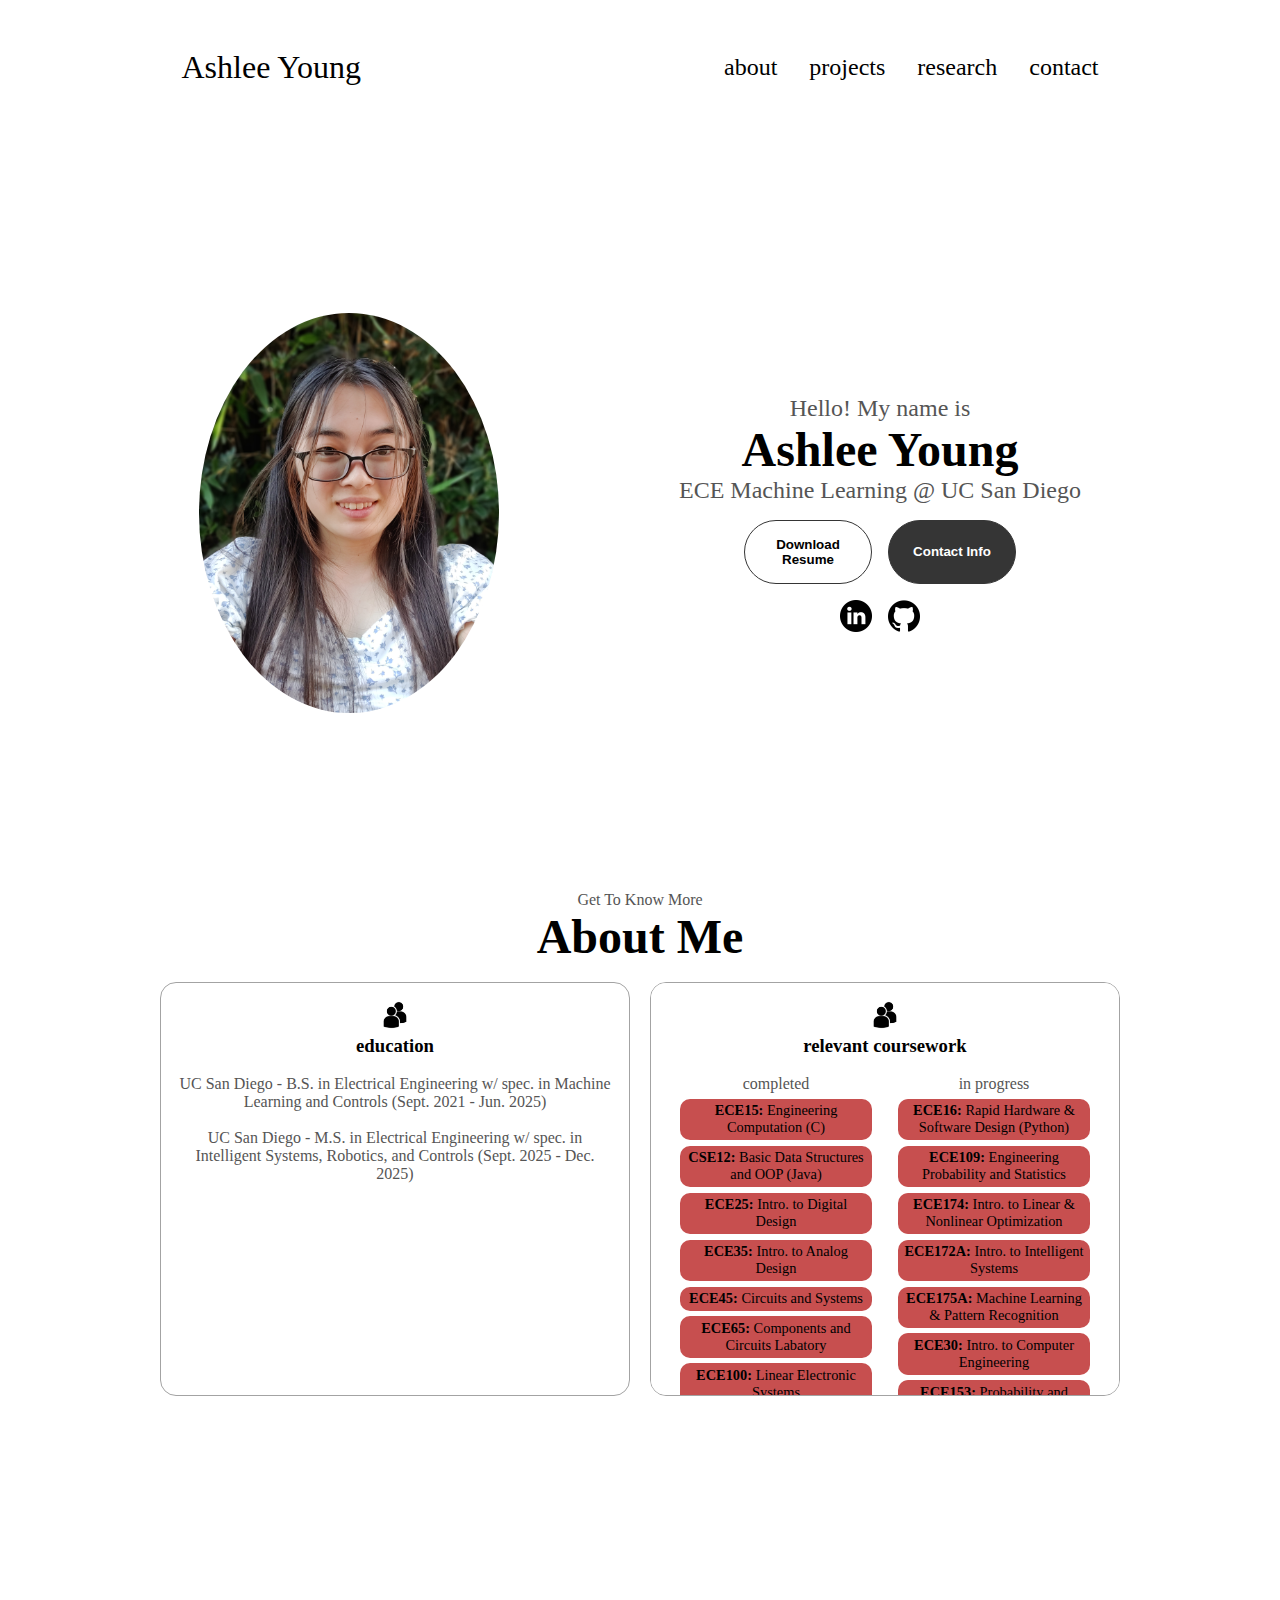
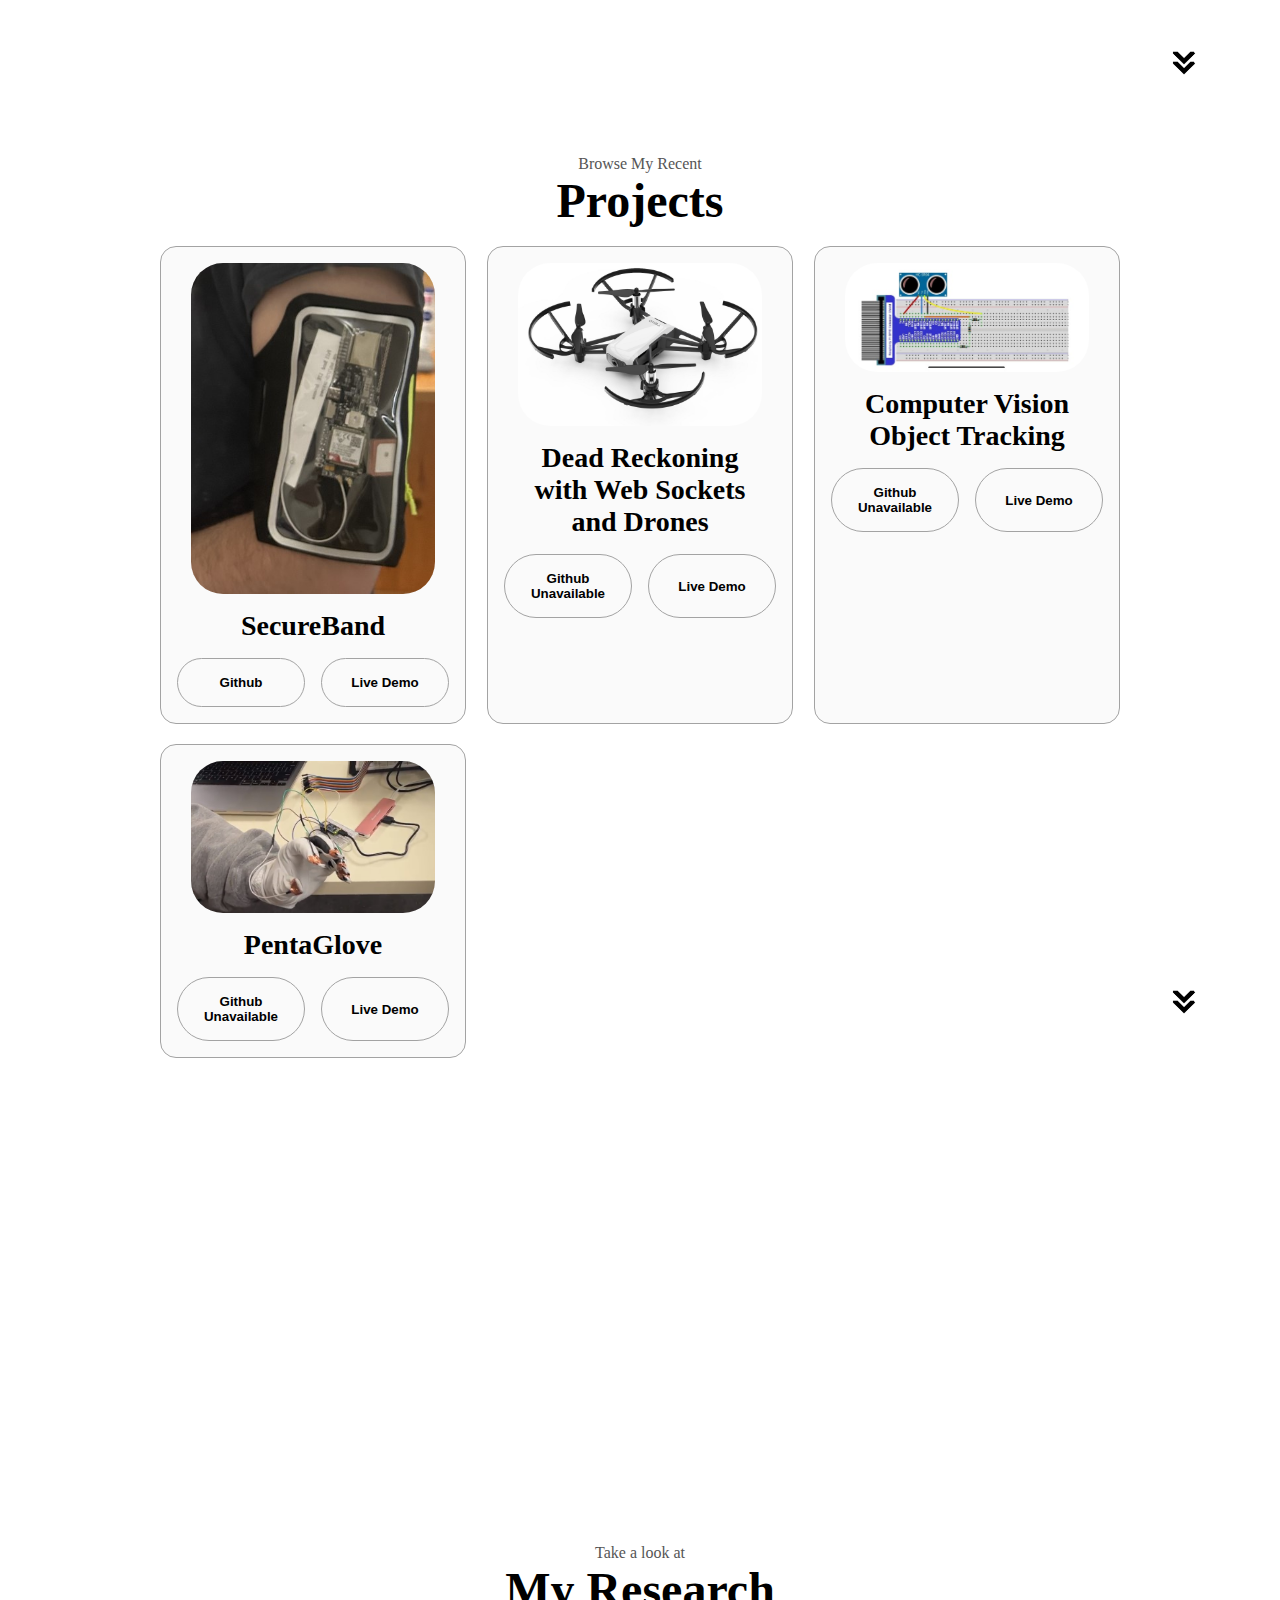
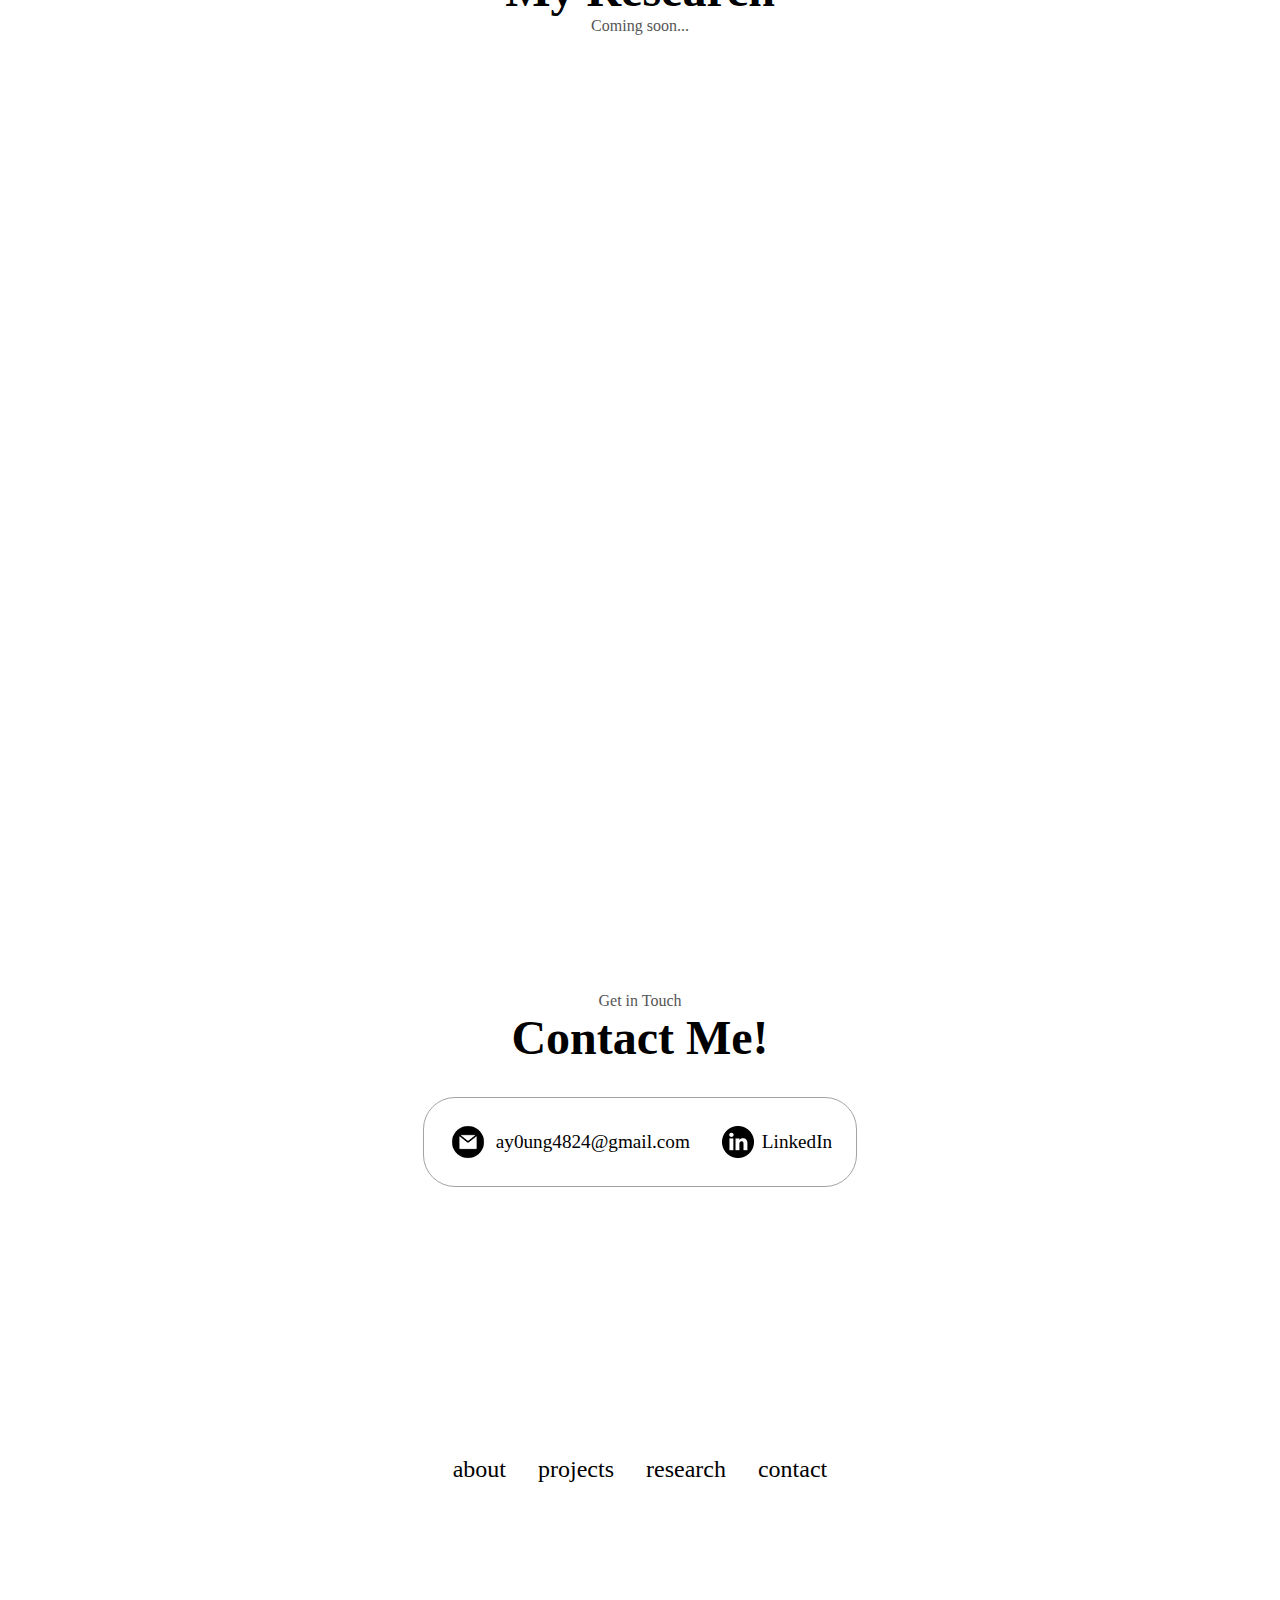
<file: index.html>
<!DOCTYPE html>
<html lang="en">

<head>
  <meta charset="UTF-8">
  <meta name="viewport" content="width=device-width, initial-scale=1.0">
  <title> My Portfolio </title>
  <link rel="stylesheet" href="style.css" />
  <link rel="stylesheet" href="mediaqueries.css" />
</head>

<body>
  <nav id="main-nav">
    <div class="logo"> Ashlee Young </div>
    <div>
      <ul class="nav-links">
        <li><a href="#about">about</a></li>
        <!-- <li><a href="#experience">experience</a></li> -->
        <li><a href="#projects">projects</a></li>
        <li><a href="#research">research</a></li>
        <li><a href="#contact">contact</a></li>
      </ul>
    </div>
  </nav>
  <nav id="hamburger-nav">
    <div class="logo"> Ashlee Young </div>
    <div class="hamburger-menu">
      <div class="hamburger-icon" onclick="toggle_menu()">
        <span></span>
        <span></span>
        <span></span>
      </div>
      <div class="menu-links">
        <li><a href="#about" onclick="toggle_menu()">about</a></li>
        <li><a href="#experience" onclick="toggle_menu()">experience</a></li>
        <li><a href="#projects" onclick="toggle_menu()">projects</a></li>
        <li><a href="#research" onclick="toggle_menu()">research</a></li>
        <li><a href="#contact" onclick="toggle_menu()">contact</a></li>
      </div>
    </div>
  </nav>
  <section id="profile">
    <div class="section__pic-container">
      <img src="./assets/profile-pic.jpg" alt=" profile picture" / class="rounded-image">
    </div>
    <div class="section__text">
      <p class="section__text__p1"> Hello! My name is </p>
      <h1 class="title"> Ashlee Young </h1>
      <p class="section__text__p2"> ECE Machine Learning @ UC San Diego </p>
      <div class="btn-container">
        <button class="btn btn-color-2" onclick="window.open('./assets/resume-example.pdf')"> Download Resume </button>
        <button class="btn btn-color-1" onclick="location.href='./#contact'"> Contact Info </button>
      </div>
      <div id="socials-container">
        <img src="./assets/linkedin.png" alt="linkedin profile" class="icon"
          onclick="location.href='https://www.linkedin.com/in/Ashlee-Young-/'" />
        <img src="./assets/github.png" alt="github" class="icon"
          onclick="location.href='https://github.com/ay0ung001'" />
      </div>
    </div>
  </section>
  <section id="about">
    <p class="section__text__p1">Get To Know More</p>
    <h1 class="title">About Me</h1>
    <br>
    <div class="section-container">
      <div class="about-details-container">
        <div class="about-containers">
          <div class="details-container-about">
            <img src="./assets/education.png" alt="education icon" class="icon" />
            <h3> education </h3>
            <br>
            <p>
              UC San Diego - B.S. in Electrical Engineering w/ spec. in Machine Learning and Controls (Sept. 2021 - Jun.
              2025)
              <br> <br>
              UC San Diego - M.S. in Electrical Engineering w/ spec. in Intelligent Systems, Robotics, and Controls
              (Sept. 2025 - Dec. 2025)
            </p>
          </div>
          <div class="details-container-about">
            <div class="scrollble-content">
              <img src="./assets/education.png" alt="education icon" class="icon" />
              <h3> relevant coursework </h3>
              <div class="columns is-multiline is-desktop"></div>
              <div class="row1">
                <br>
                <div class="column1">
                  <center>
                    <p> completed </p>
                    <div class="courses">
                      <a href="https://catalog.ucsd.edu/courses/ECE.html#ece15" id="yantitle"
                        target="blank"><b>ECE15:</b>
                        Engineering Computation (C) </a>
                    </div>
                    <div class="courses">
                      <a href="https://catalog.ucsd.edu/courses/CSE.html#cse12" id="yantitle"
                        target="blank"><b>CSE12:</b>
                        Basic Data Structures and OOP (Java) </a>
                    </div>
                    <div class="courses">
                      <a href="https://catalog.ucsd.edu/courses/ECE.html#ece25" id="yantitle"
                        target="blank"><b>ECE25:</b>
                        Intro. to Digital Design </a>
                    </div>
                    <div class="courses">
                      <a href="https://catalog.ucsd.edu/courses/ECE.html#ece35" id="yantitle"
                        target="blank"><b>ECE35:</b>
                        Intro. to Analog Design </a>
                    </div>
                    <div class="courses">
                      <a href="https://catalog.ucsd.edu/courses/ECE.html#ece45" id="yantitle"
                        target="blank"><b>ECE45:</b>
                        Circuits and Systems </a>
                    </div>
                    <div class="courses">
                      <a href="https://catalog.ucsd.edu/courses/ECE.html#ece65" id="yantitle"
                        target="blank"><b>ECE65:</b>
                        Components and Circuits Labatory </a>
                    </div>
                    <div class="courses">
                      <a href="https://catalog.ucsd.edu/courses/ECE.html#ece100" id="yantitle"
                        target="blank"><b>ECE100:</b>
                        Linear Electronic Systems </a>
                    </div>
                    <div class="courses">
                      <a href="https://catalog.ucsd.edu/courses/ECE.html#ece101" id="yantitle"
                        target="blank"><b>ECE101:</b>
                        Linear System Fundamentals </a>
                    </div>
                    <div class="courses">
                      <a href="https://catalog.ucsd.edu/courses/ECE.html#ece171a" id="yantitle"
                        target="blank"><b>ECE171A:</b> Linear Control System Theory </a>
                    </div>
                    <div class="courses">
                      <a href="https://catalog.ucsd.edu/courses/ECE.html#ece140a" id="yantitle"
                        target="blank"><b>ECE140A:</b> Product Engineering I (HTML/CSS/JS) </a>
                    </div>
                    <div class="courses">
                      <a href="https://catalog.ucsd.edu/courses/ECE.html#ece140b" id="yantitle"
                        target="blank"><b>ECE140B:</b> Product Engineering II (RPI) </a>
                    </div>
                    <br>
                  </center>
                </div>
                <div class="column2">
                  <center>
                    <p> in progress </p>
                    <div class="courses">
                      <a href="https://catalog.ucsd.edu/courses/ECE.html#ece16" id="yantitle"
                        target="blank"><b>ECE16:</b>
                        Rapid Hardware & Software Design (Python) </a>
                    </div>
                    <div class="courses">
                      <a href="https://catalog.ucsd.edu/courses/ECE.html#ece109" id="yantitle"
                        target="blank"><b>ECE109:</b>
                        Engineering Probability and Statistics </a>
                    </div>
                    <div class="courses">
                      <a href="https://catalog.ucsd.edu/courses/ECE.html#ece174" id="yantitle"
                        target="blank"><b>ECE174:</b>
                        Intro. to Linear & Nonlinear Optimization </a>
                    </div>
                    <div class="courses">
                      <a href="https://catalog.ucsd.edu/courses/ECE.html#ece172a" id="yantitle"
                        target="blank"><b>ECE172A:</b> Intro. to Intelligent Systems </a>
                    </div>
                    <div class="courses">
                      <a href="https://catalog.ucsd.edu/courses/ECE.html#ece175a" id="yantitle"
                        target="blank"><b>ECE175A:</b> Machine Learning & Pattern Recognition </a>
                    </div>
                    <div class="courses">
                      <a href="https://catalog.ucsd.edu/courses/ECE.html#ece30" id="yantitle"
                        target="blank"><b>ECE30:</b>
                        Intro. to Computer Engineering </a>
                    </div>
                    <div class="courses">
                      <a href="https://catalog.ucsd.edu/courses/ECE.html#ece153" id="yantitle"
                        target="blank"><b>ECE153:</b>
                        Probability and Random Processes </a>
                    </div>
                    <div class="courses">
                      <a href="https://catalog.ucsd.edu/courses/ECE.html#ece175b" id="yantitle"
                        target="blank"><b>ECE175B:</b> Probabilistic Reasoning & Graphical Models </a>
                    </div>
                    <div class="courses">
                      <a href="https://catalog.ucsd.edu/courses/ECE.html#ece17" id="yantitle"
                        target="blank"><b>ECE17:</b>
                        Design and Development (C++) </a>
                    </div>
                    <div class="courses">
                      <a href="https://catalog.ucsd.edu/courses/ECE.html#ece143" id="yantitle"
                        target="blank"><b>ECE143:</b>
                        Programming for Data Analysis (Python) </a>
                    </div>
                    <div class="courses">
                      <a href="https://catalog.ucsd.edu/courses/ECE.html#ece141a" id="yantitle"
                        target="blank"><b>ECE141A/B:</b> Software Foundations I & II (C++) </a>
                    </div>
                    <div class="courses">
                      <a href="https://catalog.ucsd.edu/courses/ECE.html#ece176" id="yantitle"
                        target="blank"><b>ECE176:</b>
                        Intro. to Deep Learning and Applications </a>
                    </div>
                    <br>
                  </center>
                </div>
              </div>
            </div>
          </div>
        </div>
      </div>
    </div>
    <img src="./assets/arrow.png" alt="Arrow icon" class="icon arrow" onclick="location.href='./#projects'" />
  </section>
  <section id="projects">
    <p class="section__text__p1"> Browse My Recent </p>
    <h1 class="title"> Projects </h1>
    <br>
    <div class="experience-details-container">
      <div class="about-containers">
        <!-- Project 1 -->
        <div class="details-container-projects color-container">
          <div class="article-container">
            <img src="./assets/project-1.jpg" alt="project 1" class="project-img" />
          </div>
          <h2 class="experience-sub-title project-title"> SecureBand </h2>
          <div class="btn-container">
            <button class="btn btn-color-2 project-btn" onclick="location.href='https://github.com/UCSD-ECE140/ece-140b-spring-2023-final-project-secureband'"> Github </button>
            <button class="btn btn-color-2 project-btn" onclick="location.href='https://drive.google.com/drive/u/2/folders/1hrgONBdQLcEjM77Zf8782OSwRxM8TfSa'"> Live Demo
            </button>
          </div>
        </div>
        <!-- Project 2 -->
        <div class="details-container-projects color-container">
          <div class="article-container">
            <img src="./assets/project-2.jpg" alt="project 2" class="project-img" />
          </div>
          <h2 class="experience-sub-title project-title"> Dead Reckoning with Web Sockets and Drones </h2>
          <div class="btn-container">
            <button class="btn btn-color-2 project-btn" onclick="location.href='https://github.com/'"> Github Unavailable </button>
            <button class="btn btn-color-2 project-btn" onclick="location.href='https://drive.google.com/drive/u/2/folders/1po84nNX7YSGQ-mpBNeo2stwi5noHYRQ9'"> Live Demo
            </button>
          </div>
        </div>
        <!-- Project 3 -->
        <div class="details-container-projects color-container">
          <div class="article-container">
            <img src="./assets/project-3.jpg" alt="project 3" class="project-img" />
          </div>
          <h2 class="experience-sub-title project-title"> Computer Vision Object Tracking </h2>
          <div class="btn-container">
            <button class="btn btn-color-2 project-btn" onclick="location.href='https://github.com/'"> Github Unavailable </button>
            <button class="btn btn-color-2 project-btn" onclick="location.href='https://drive.google.com/drive/u/2/folders/1nHPxSV730JhCGh3qfYbqwLuxoyPfAx2d'"> Live Demo
            </button>
          </div>
        </div>
        <!-- Project 4 -->
        <div class="details-container-projects color-container">
          <div class="article-container">
            <img src="./assets/project-4.jpg" alt="project 4" class="project-img" />
          </div>
          <h2 class="experience-sub-title project-title"> PentaGlove </h2>
          <div class="btn-container">
            <button class="btn btn-color-2 project-btn" onclick="location.href='https://github.com/'"> Github Unavailable </button>
            <button class="btn btn-color-2 project-btn" onclick="location.href='https://drive.google.com/drive/u/2/folders/1Mp_eKKgS4V_V5pw-zyzoU1rz63ZfSgHz'"> Live Demo
            </button>
          </div>
        </div>
      </div>
    </div>
    <img src="./assets/arrow.png" alt="Arrow icon" class="icon arrow" onclick="location.href='./#research'" />
  </section>
  <section id="research">
    <p class="section__text__p1"> Take a look at </p>
    <h1 class="title"> My Research </h1>
    <p class="section__text__p1"> Coming soon... </p>
  </section>
  <!-- <section id="experience">
    <p class="section__text__p1"> Explore My </p>
    <h1 class="title"> Experience </h1>
    <div class="experience-details-container">
      <div class="experience-containers">
        <div class="details-container-experience">
          <h2 class="experience-sub-title"> Frontend Development </h2>
          <div class="article-container">
            <article>
              <img src="./assets/checkmark.png" alt="experience icon" class="icon">
              <div>
                <h3> HTML </h3>
                <p> Experienced </p>
              </div>
            </article>
            <article>
              <img src="./assets/checkmark.png" alt="experience icon" class="icon">
              <div>
                <h3> CSS </h3>
                <p> Experienced </p>
              </div>
            </article>
            <article>
              <img src="./assets/checkmark.png" alt="experience icon" class="icon">
              <div>
                <h3> JavaScript </h3>
                <p> Experienced </p>
              </div>
            </article>
            <article>
              <img src="./assets/checkmark.png" alt="experience icon" class="icon">
              <div>
                <h3> Java </h3>
                <p> Experienced </p>
              </div>
            </article>
            <article>
              <img src="./assets/checkmark.png" alt="experience icon" class="icon">
              <div>
                <h3> Python </h3>
                <p> Experienced </p>
              </div>
            </article>
          </div>
        </div>
        <div class="details-container-experience">
          <h2 class="experience-sub-title"> Backend Development </h2>
          <div class="article-container">
            <article>
              <img src="./assets/checkmark.png" alt="experience icon" class="icon">
              <div>
                <h3> HTML </h3>
                <p> Experienced </p>
              </div>
            </article>
            <article>
              <img src="./assets/checkmark.png" alt="experience icon" class="icon">
              <div>
                <h3> CSS </h3>
                <p> Experienced </p>
              </div>
            </article>
            <article>
              <img src="./assets/checkmark.png" alt="experience icon" class="icon">
              <div>
                <h3> JavaScript </h3>
                <p> Experienced </p>
              </div>
            </article>
            <article>
              <img src="./assets/checkmark.png" alt="experience icon" class="icon">
              <div>
                <h3> Java </h3>
                <p> Experienced </p>
              </div>
            </article>
            <article>
              <img src="./assets/checkmark.png" alt="experience icon" class="icon">
              <div>
                <h3> Python </h3>
                <p> Experienced </p>
              </div>
            </article>
          </div>
        </div>
      </div>
    </div>
    <img src="./assets/arrow.png" alt="arrow icon" class="icon arrow" onclick="location.href='./#projects'" />
  </section> -->
  <section id="contact">
    <p class="section__text__p1">Get in Touch</p>
    <h1 class="title">Contact Me!</h1>
    <div class="contact-info-upper-container">
      <div class="contact-info-container">
        <img src="./assets/email.png" alt="Email icon" class="icon contact-icon email-icon" />
        <p><a href="mailto:ay0ung4824@gmail.com">ay0ung4824@gmail.com</a></p>
      </div>
      <div class="contact-info-container">
        <img src="./assets/linkedin.png" alt="LinkedIn icon" class="icon contact-icon" />
        <p><a href="https://www.linkedin.com/in/Ashlee-Young-/"> LinkedIn </a></p>
      </div>
    </div>
  </section>
  <footer>
    <nav>
      <div class="nav-links-container">
        <ul class="nav-links">
          <li><a href="#about"> about </a></li>
          <!-- <li><a href="#experience"> experience </a></li> -->
          <li><a href="#projects"> projects </a></li>
          <li><a href="#research">research</a></li>
          <li><a href="#contact"> contact </a></li>
        </ul>
      </div>
    </nav>
  </footer>
  <script src="script.js"></script>
</body>

</html>
</file>
<file: style.css>
/* ALL */

* {
  /* removing margin and padding */
  margin: 0;
  padding: 0;
}

html {
  scroll-behavior: smooth;
}

p {
  color: rgb(85, 85, 85);
}

/* TRANSITIONS */
a,
.btn {
  transition: all 300ms ease;
}

/* DESKTOP NAV */
nav,
.nav-links {
  display: flex;
}

nav {
  justify-content: space-around;
  align-items: center;
  height: 15vh; /* 15% view height of screen */
}

.nav-links {
  gap: 2rem;
  list-style: none;
  font-size: 1.5rem;
}

a {
  color: black;
  text-decoration: none;
  text-decoration-color: white;
}

a:hover {
  color: rgb(199, 79, 79);
  text-decoration: white;
  text-underline-offset: 0.5rem;
  text-decoration-color: rgb(181, 181, 181);
}

.logo {
  font-size: 2rem;
}

.logo:hover {
  cursor: default;
}

/* HAMBURGER MENU */
#hamburger-nav {
  display: none;
}

.hamburger-menu {
  position: relative;
  display: inline-block;
}

.hamburger-icon {
  display: flex;
  flex-direction: column;
  justify-content: space-between;
  height: 24px;
  width: 30px;
  cursor: pointer;
}

.hamburger-icon span {
  width: 100%;
  height: 2px;
  background-color: black;
  transition: all 0.3 ease-in-out;
}

.menu-links {
  position: absolute;
  top: 100%;
  right: 0;
  background-color: white;
  width: fit-content;
  max-height: 0;
  overflow: hidden;
  transition: all 0.3 ease-in-out;
}

.menu-links a {
  display: block;
  padding: 10px;
  text-align: center;
  font-size: 1.5rem;
  color: black;
  text-decoration: none;
  transition: all 0.3 ease-in-out;
}

.menu-links li {
  list-style: none;
}

.menu-links.open {
  max-height: 300px;
}

.hamburger-icon.open span:first-child {
  transform: rotate(45deg) translate(10px, 5px);
}

.hamburger-icon.open span:nth-child(2) {
  opacity: 0;
}

.hamburger-icon.open span:last-child {
  transform: rotate(-45deg) translate(10px, -5px);
}

.hamburger-icon span:first-child {
  transform: none;
}

.hamburger-icon span:first-child {
  opacity: 1;
}

.hamburger-icon span:first-child {
  transform: none;
}

/* SECTIONS */
section {
  padding-top: 4vh;
  height: 96vh;
  margin: 0 10rem;
  box-sizing: border-box;
  min-height: fit-content;
}

.section-container {
  display: flex;
}

/* PROFILE */
#profile {
  display: flex;
  justify-content: center;
  gap: 5rem;
  height: 80vh;
}

.section__pic-container {
  display: flex;
  height: 400px;
  width: 400px;
  margin: auto 0;
}

.rounded-image {
  border-radius: 50%;
}

.section__text {
  align-self: center;
  text-align: center;
}

.section__text h1 {
  color: black;
}

.section__text h1:hover {
  color: rgb(199, 79, 79);
}

.section__text p {
  font-size: 1.5rem;
}

.section__text__p1 {
  text-align: center;
}

.section__text__p2 {
  font-size: 1.5rem;
  margin-bottom: 1rem;
}

.title {
  font-size: 3rem;
  text-align: center;
}

#socials-container {
  display: flex;
  justify-content: center;
  margin-top: 1rem;
  gap: 1rem;
}

/* ICONS */
.icon {
  cursor: pointer;
  height: 2rem;
}

/* BUTTONS */
.btn-container {
  display: flex;
  justify-content: center;
  gap: 1rem;
}

.btn {
  font-weight: 600;
  transition: all 300ms ease;
  padding: 1rem;
  width: 8rem;
  border-radius: 2rem;
}

.btn-color-1,
.btn-color-2 {
  border: rgb(53, 53, 53) 0.1rem solid;
}

.btn-color-1:hover,
.btn-color-2:hover {
  cursor: pointer;
}

.btn-color-1 {
  background: rgb(53, 53, 53);
  color: white;
}
.btn-color-2:hover {
  background: rgb(199, 79, 79);
  color: rgb(255, 255, 255);
}

.btn-color-1:hover {
  background: rgb(199, 79, 79);
  border: rgb(199, 79, 79);
}

.btn-color-2 {
  background: none;
}

.btn-color-2:hover {
  border: rgb(255, 255, 255) 0.1rem solid;
}

.btn-container {
  gap: 1rem;
}

/* ABOUT */
#about {
  position: relative;
}

.about-containers {
  display: flex;
  flex-wrap: wrap;
  justify-content: space-between; /* Distribute elements evenly */
  gap: 20px; /* Adjust the gap between elements as needed */
  max-width: 100%; /* Ensure it doesn't overflow its container */
}

.about-details-container {
  justify-content: center;
}

.about-containers,
.about-details-container {
  display: flex;
}

.about-pic {
  border-radius: 2rem;
}

.arrow {
  position: absolute;
  right: -5rem;
  bottom: 2.5rem;
}

.details-container-about {
  padding: 1rem;
  flex: 1;
  background: white;
  border-radius: 1rem;
  border: rgb(53, 53, 53) 0.1rem solid;
  border-color: rgb(163, 163, 163);
  text-align: center;
  overflow: auto;
  height: 380px;
}

.section-container {
  gap: 4rem;
  height: 80%;
}

.section__pic-container {
  height: 400px;
  width: 400px;
  margin: auto 0;
}

.courses {
  padding: 0.25em;
  border-radius: 10px;
  text-align: center;
  color: white;
  background-color: rgb(199, 79, 79);
  font-size: 0.9rem;
  width: 85%;
  border: 0;
  cursor: pointer;
  margin: 0.4em;
}

.courses a:hover {
  color: white;
}

.column1 {
  float: left;
  width: 50%;
}

.column2 {
  float: left;
  width: 50%;
}

.row1:after {
  content: "";
  display: table;
  clear: both;
}

/* EXPERIENCE */
#experience {
  margin-top: 400px;
}

.experience-sub-title {
  color: rgb(85, 85, 85);
  font-weight: 600;
  font-size: 1.75rem;
  margin-bottom: 2rem;
}

.experience-details-container {
  display: flex;
  justify-content: center;
  flex-direction: column;
}

.experience-containers {
  gap: 1rem;
  margin-bottom: 1rem;
  margin-top: 1rem;
}

.details-container-experience {
  padding: 1rem;
  flex: 1;
  background: white;
  border-radius: 1rem;
  border: rgb(53, 53, 53) 0.1rem solid;
  border-color: rgb(163, 163, 163);
  text-align: center;
}

.article-container {
  display: flex;
  text-align: initial;
  flex-wrap: nowrap;
  flex-direction: row;
  gap: 2.5rem;
  justify-content: space-around;
}

article {
  display: flex;
  width: 10rem;
  justify-content: space-around;
  gap: 0.5rem;
}

article .icon {
  cursor: default;
}

/* PROJECTS */
#projects {
  position: relative;
}

.details-container-projects {
  padding: 1rem;
  flex: 0;
  background: white;
  border-radius: 1rem;
  border: rgb(53, 53, 53) 0.1rem solid;
  border-color: rgb(163, 163, 163);
  text-align: center;
}

.color-container {
  border-color: rgb(163, 163, 163);
  background: rgb(250, 250, 250);
}

.project-img {
  border-radius: 2rem;
  width: 90%;
  height: 90%;
}

.project-title {
  margin: 1rem;
  color: black;
}

.project-btn {
  color: black;
  border-color: rgb(163, 163, 163);
}

/* RESEARCH */
#research {
  margin-top: 450px;
}

/* CONTACT */
#contact {
  display: flex;
  justify-content: center;
  flex-direction: column;
  height: 70vh;
  /* margin-top: 300px; */
}

.contact-info-upper-container {
  display: flex;
  justify-content: center;
  border-radius: 2rem;
  border: rgb(53, 53, 53) 0.1rem solid;
  border-color: rgb(163, 163, 163);
  background: (250, 250, 250);
  margin: 2rem auto;
  padding: 0.5rem;
}

.contact-info-container {
  display: flex;
  align-items: center;
  justify-content: center;
  gap: 0.5rem;
  margin: 1rem;
}

.contact-info-container p {
  font-size: larger;
}

.contact-icon {
  cursor: default;
}

.email-icon {
  height: 2.5rem;
}

/* FOOTER */
footer {
  height: 26vh;
  margin: 0 1rem;
}

footer p {
  text-align: center;
}

.container {
  /* Set a fixed height for the container */
  height: 300px;
  /* Enable scrolling */
  overflow: auto;
}

.scrollable-content {
  /* Set a height or maximum height to allow scrolling */
  height: 100%;
  /* Alternatively, you can set a maximum height instead */
  /* max-height: 300px; */
}
</file>
<file: mediaqueries.css>
@media screen and (max-width: 1000px) {
  #main-nav { 
    display: none;     
  }

  #hamburger-nav { 
    display: flex; 
  }
}

@media screen and (max-width: 1000px) {
  #desktop-nav {
    display: none;
  }

  #hamburger-nav {
    display: flex;
  }

  #experience,
  .experience-details-container {
    margin-top: 2rem;
  }

  #profile,
  .section-container {
    display: block;
  }

  .arrow {
    display: none;
  }

  section,
  .section-container {
    height: fit-content;
  }

  section {
    margin: 0 5%;
  }

  .section__pic-container {
    width: 275px;
    height: 275px;
    margin: 0 auto 2rem;
  }

  .about-containers {
    margin-top: 0;
  }
}

@media screen and (max-width: 1000px) {
  #contact,
  footer {
    height: 40vh;
  }

  #profile {
    height: 83vh;
    margin-bottom: 0;
  }

  article {
    font-size: 1rem;
  }

  footer nav {
    height: fit-content;
    margin-bottom: 2rem;
  }

  .about-containers,
  .contact-info-upper-container,
  .btn-container {
    flex-wrap: wrap;
  }

  .contact-info-container {
    margin: 0;
  }

  .contact-info-container p,
  .nav-links li a {
    font-size: 1rem;
  }

  .experience-sub-title {
    font-size: 1.25rem;
  }

  .logo {
    font-size: 1.5rem;
  }

  .nav-links {
    flex-direction: column;
    gap: 0.5rem;
    text-align: center;
  }

  .section__pic-container {
    width: auto;
    height: 46vw;
    justify-content: center;
  }

  .section__text__p2 {
    font-size: 1.25rem;
  }

  .title {
    font-size: 2rem;
  }

  .text-container {
    text-align: justify;
  }
}
</file>
